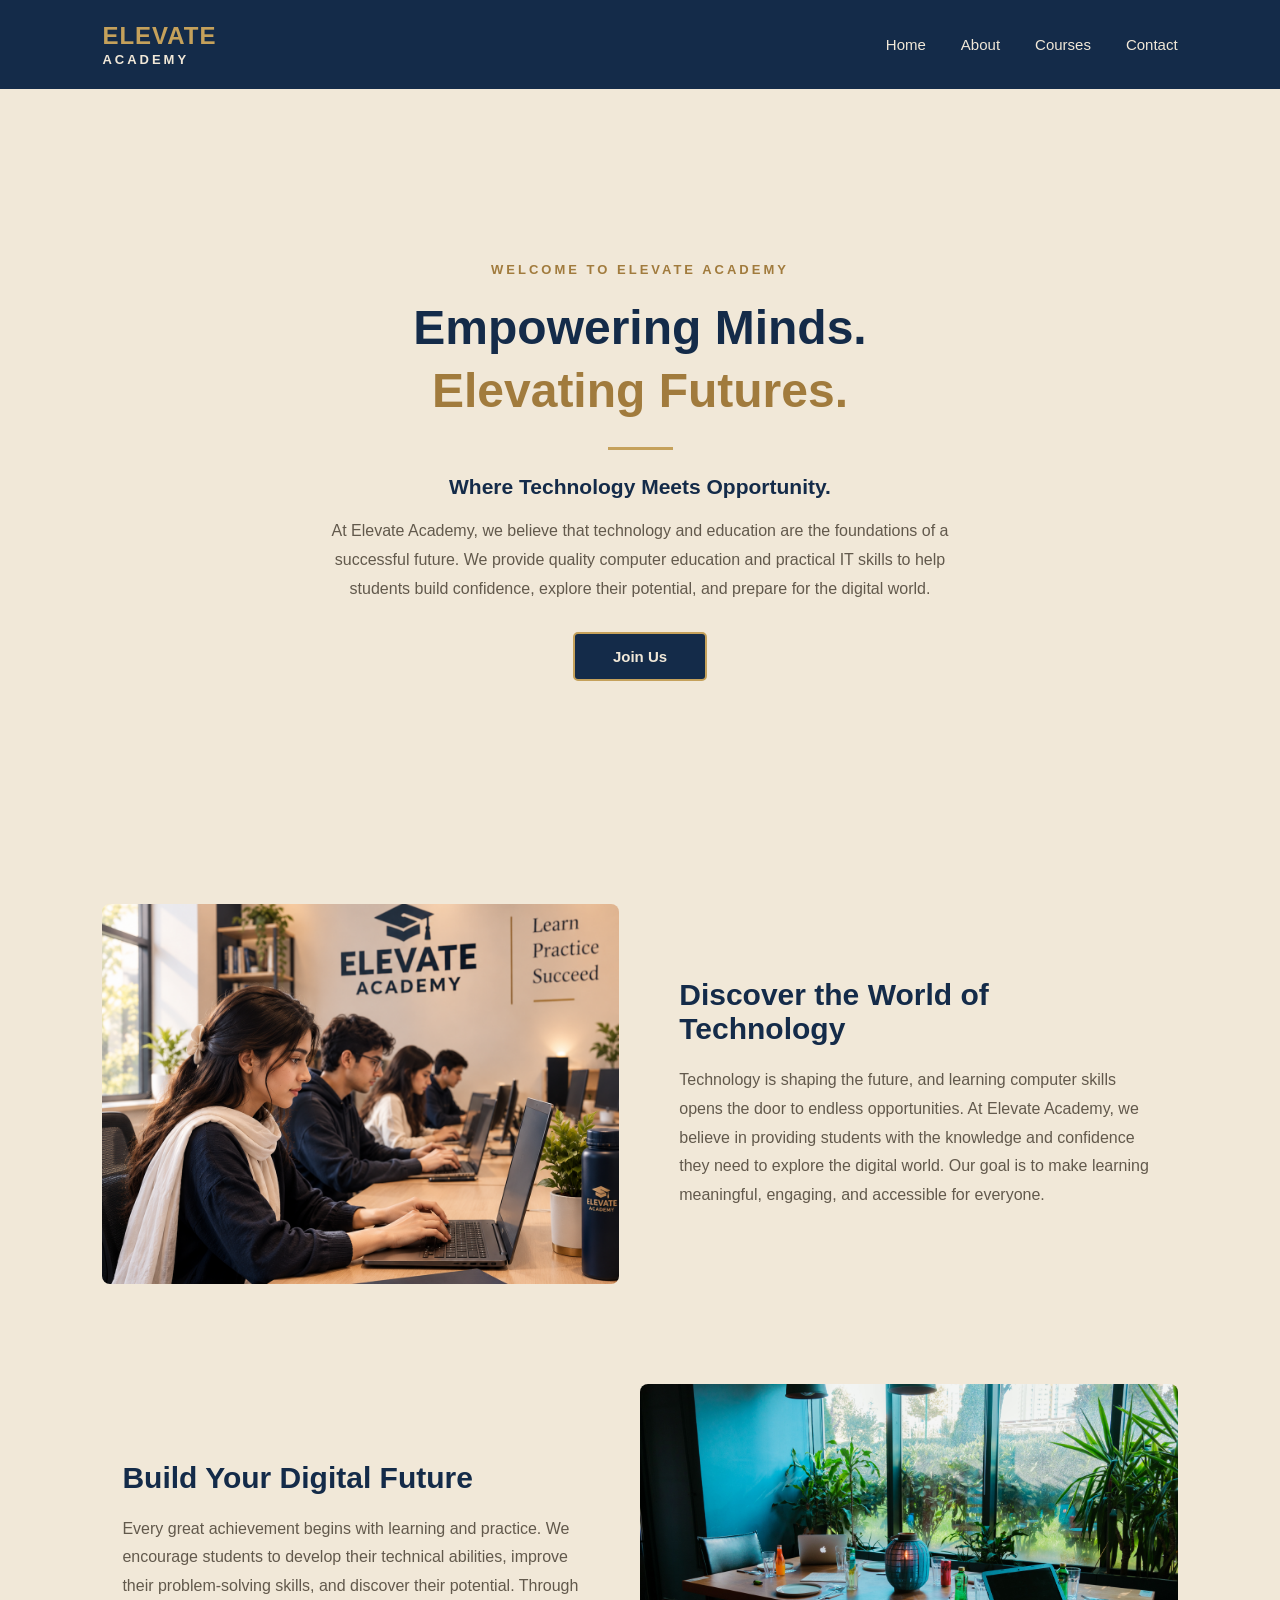
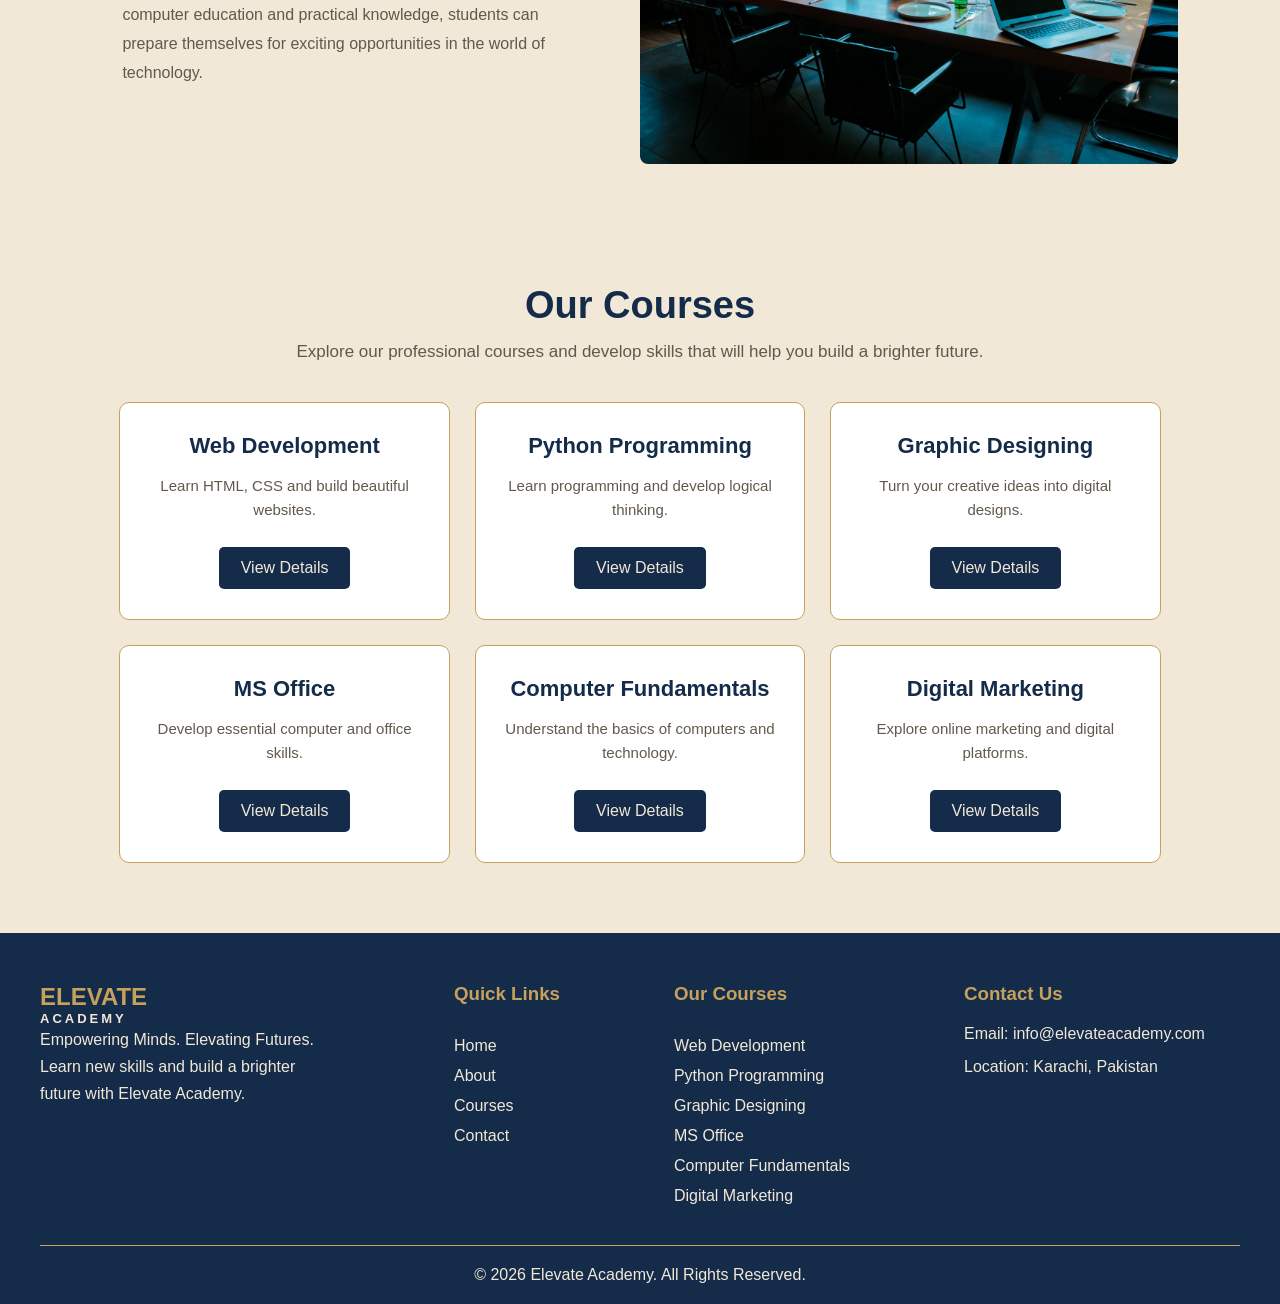
<file: index.html>
<!DOCTYPE html>
<html lang="en">
<head>
    <meta charset="UTF-8">
    <meta name="viewport" content="width=device-width, initial-scale=1.0">
    <title>Elevate Academy</title>
    <link rel="stylesheet" href="./style.css">
</head>
<body>

    <!-- Navbar -->
    <nav class="navbar">

        <div class="logo">
            <h2>ELEVATE <span>ACADEMY</span></h2>
        </div>

        <ul class="nav-links">
            <li><a href="./index.html">Home</a></li>
            <li><a href="./about.html">About</a></li>
            <li><a href="./index.html#courses">Courses</a></li>
            <li><a href="./contact.html">Contact</a></li>
        </ul>

    </nav>

    <!-- Main Section -->
    <section class="main">

        <p class="welcome">WELCOME TO ELEVATE ACADEMY</p>

        <h1>Empowering Minds.<br>
            <span>Elevating Futures.</span>
        </h1>

        <div class="line"></div>

        <h3>Where Technology Meets Opportunity.</h3>

        <p class="description">
            At Elevate Academy, we believe that technology and
            education are the foundations of a successful future.
            We provide quality computer education and practical
            IT skills to help students build confidence, explore
            their potential, and prepare for the digital world.
        </p>

        <a href="./contact.html" class="join-btn">Join Us</a>

    </section>

<!-- First Section: Image Left, Text Right -->

<section class="story-section">

    <img src="./elevate.png"
         alt="Elevate Academy Computer Classroom">

    <div class="story-text">
        <h2>Discover the World of Technology</h2>

        <p>
            Technology is shaping the future, and learning
            computer skills opens the door to endless
            opportunities. At Elevate Academy, we believe
            in providing students with the knowledge and
            confidence they need to explore the digital world.
            Our goal is to make learning meaningful,
            engaging, and accessible for everyone.
        </p>
    </div>

</section>


<!-- Second Section: Text Left, Image Right -->

<section class="story-section">

    <div class="story-text">
        <h2>Build Your Digital Future</h2>

        <p>
            Every great achievement begins with learning
            and practice. We encourage students to develop
            their technical abilities, improve their
            problem-solving skills, and discover their
            potential. Through computer education and
            practical knowledge, students can prepare
            themselves for exciting opportunities in
            the world of technology.
        </p>
    </div>

    <img src="./pexels-zandatsu-13831539.jpg"
         alt="Computer Coding Workspace">

</section>

<!-- Our Courses Section -->
<section class="all-courses" id="courses">

    <h1>Our Courses</h1>

    <p class="courses-intro">
        Explore our professional courses and develop skills
        that will help you build a brighter future.
    </p>

    <div class="course-container">

        <div class="course-card">
            <h2>Web Development</h2>
            <p>Learn HTML, CSS and build beautiful websites.</p>
            <a href="./webdevelopment.html">View Details</a>
        </div>

        <div class="course-card">
            <h2>Python Programming</h2>
            <p>Learn programming and develop logical thinking.</p>
            <a href="./python-programming.html">View Details</a>
        </div>

        <div class="course-card">
            <h2>Graphic Designing</h2>
            <p>Turn your creative ideas into digital designs.</p>
            <a href="./graphic.html">View Details</a>
        </div>

        <div class="course-card">
            <h2>MS Office</h2>
            <p>Develop essential computer and office skills.</p>
            <a href="./ms-office.html">View Details</a>
        </div>

        <div class="course-card">
            <h2>Computer Fundamentals</h2>
            <p>Understand the basics of computers and technology.</p>
            <a href="./computer.html">View Details</a>
        </div>

        <div class="course-card">
            <h2>Digital Marketing</h2>
            <p>Explore online marketing and digital platforms.</p>
            <a href="./digital.html">View Details</a>
        </div>

    </div>

</section>
  
<!-- Footer -->
<footer class="footer">

    <div class="footer-container">

        <div class="footer-about">
            <h2>ELEVATE <span>ACADEMY</span></h2>

            <p>
                Empowering Minds. Elevating Futures.
                Learn new skills and build a brighter future
                with Elevate Academy.
            </p>
        </div>

        <div class="footer-links">
            <h3>Quick Links</h3>

            <a href="index.html">Home</a>
            <a href="about.html">About</a>
            <a href="index.html#courses">Courses</a>
            <a href="contact.html">Contact</a>
        </div>

        <div class="footer-courses">
            <h3>Our Courses</h3>

            <a href="web-development.html">Web Development</a>
            <a href="python.html">Python Programming</a>
            <a href="graphic-design.html">Graphic Designing</a>
            <a href="ms-office.html">MS Office</a>
            <a href="computer-basics.html">Computer Fundamentals</a>
            <a href="digital-marketing.html">Digital Marketing</a>
        </div>

        <div class="footer-contact">
            <h3>Contact Us</h3>

            <p>Email: info@elevateacademy.com</p>
            <p>Location: Karachi, Pakistan</p>
        </div>

    </div>

    <div class="footer-bottom">
        <p>© 2026 Elevate Academy. All Rights Reserved.</p>
    </div>

</footer>



</body>
</html>
</file>
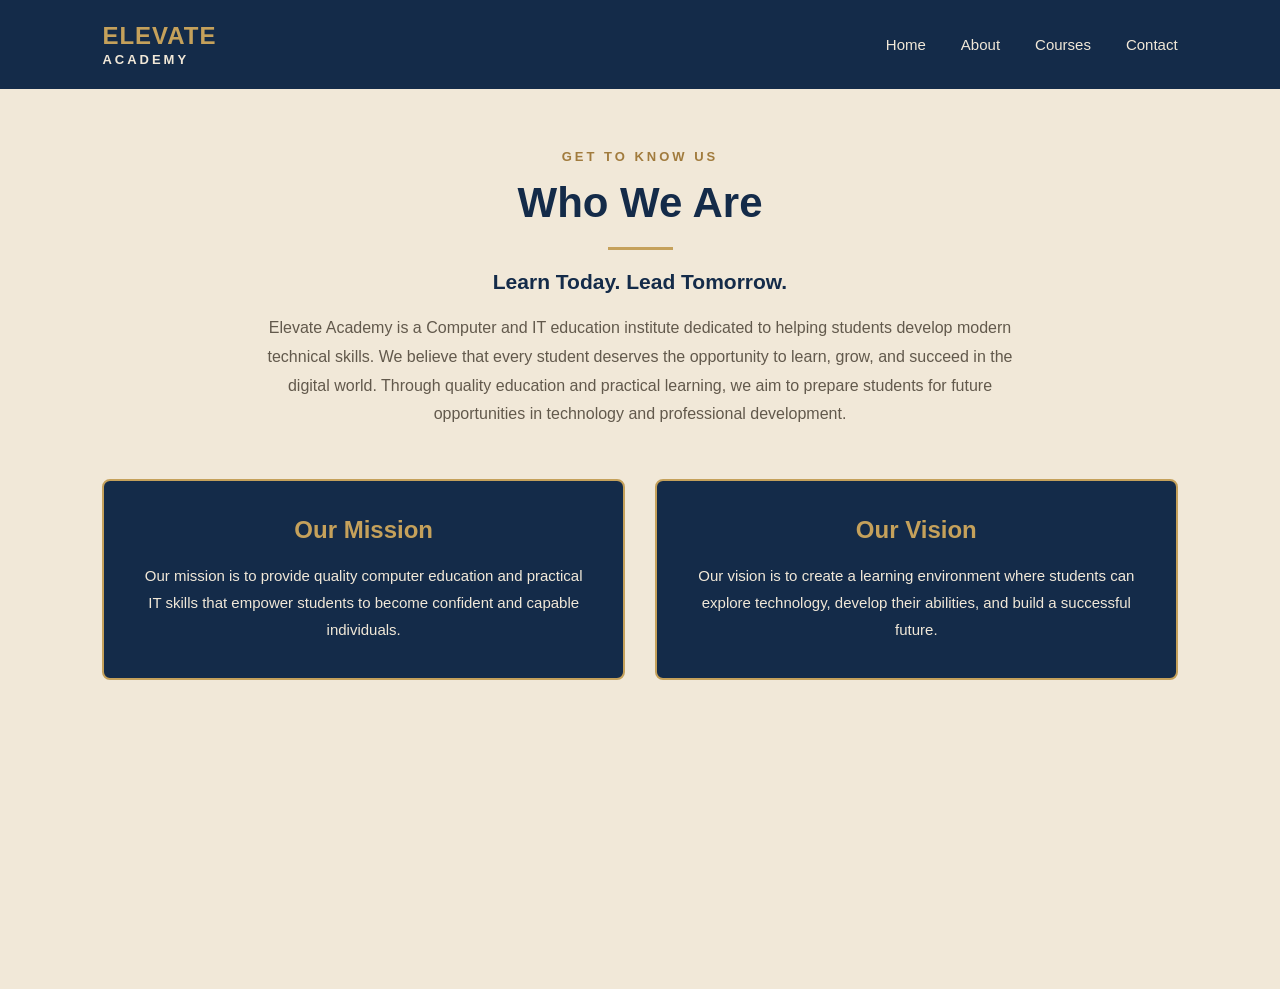
<file: about.html>
<!DOCTYPE html>
<html lang="en">
<head>
    <meta charset="UTF-8">
    <meta name="viewport" content="width=device-width, initial-scale=1.0">
    <title>About Us | Elevate Academy</title>
    <link rel="stylesheet" href="./style.css">
</head>
<body>

    <!-- Navbar -->
    <nav class="navbar">

        <div class="logo">
            <h2>ELEVATE <span>ACADEMY</span></h2>
        </div>

        <ul class="nav-links">
            <li><a href="./index.html">Home</a></li>
            <li><a href="./about.html">About</a></li>
            <li><a href="./index.html#courses">Courses</a></li>
            <li><a href="./contact.html">Contact</a></li>
        </ul>

    </nav>

    <!-- About Section -->
    <section class="about-section">

        <p class="about-welcome">GET TO KNOW US</p>

        <h1>Who We Are</h1>

        <div class="line"></div>

        <h3>Learn Today. Lead Tomorrow.</h3>

        <p class="about-description">
            Elevate Academy is a Computer and IT education
            institute dedicated to helping students develop
            modern technical skills. We believe that every
            student deserves the opportunity to learn, grow,
            and succeed in the digital world.

            Through quality education and practical learning,
            we aim to prepare students for future opportunities
            in technology and professional development.
        </p>

        <!-- Mission and Vision -->

        <div class="about-container">

            <div class="about-card">
                <h2>Our Mission</h2>

                <p>
                    Our mission is to provide quality computer
                    education and practical IT skills that
                    empower students to become confident
                    and capable individuals.
                </p>
            </div>

            <div class="about-card">
                <h2>Our Vision</h2>

                <p>
                    Our vision is to create a learning
                    environment where students can explore
                    technology, develop their abilities,
                    and build a successful future.
                </p>
            </div>

        </div>

    </section>

</body>
</html>
</file>
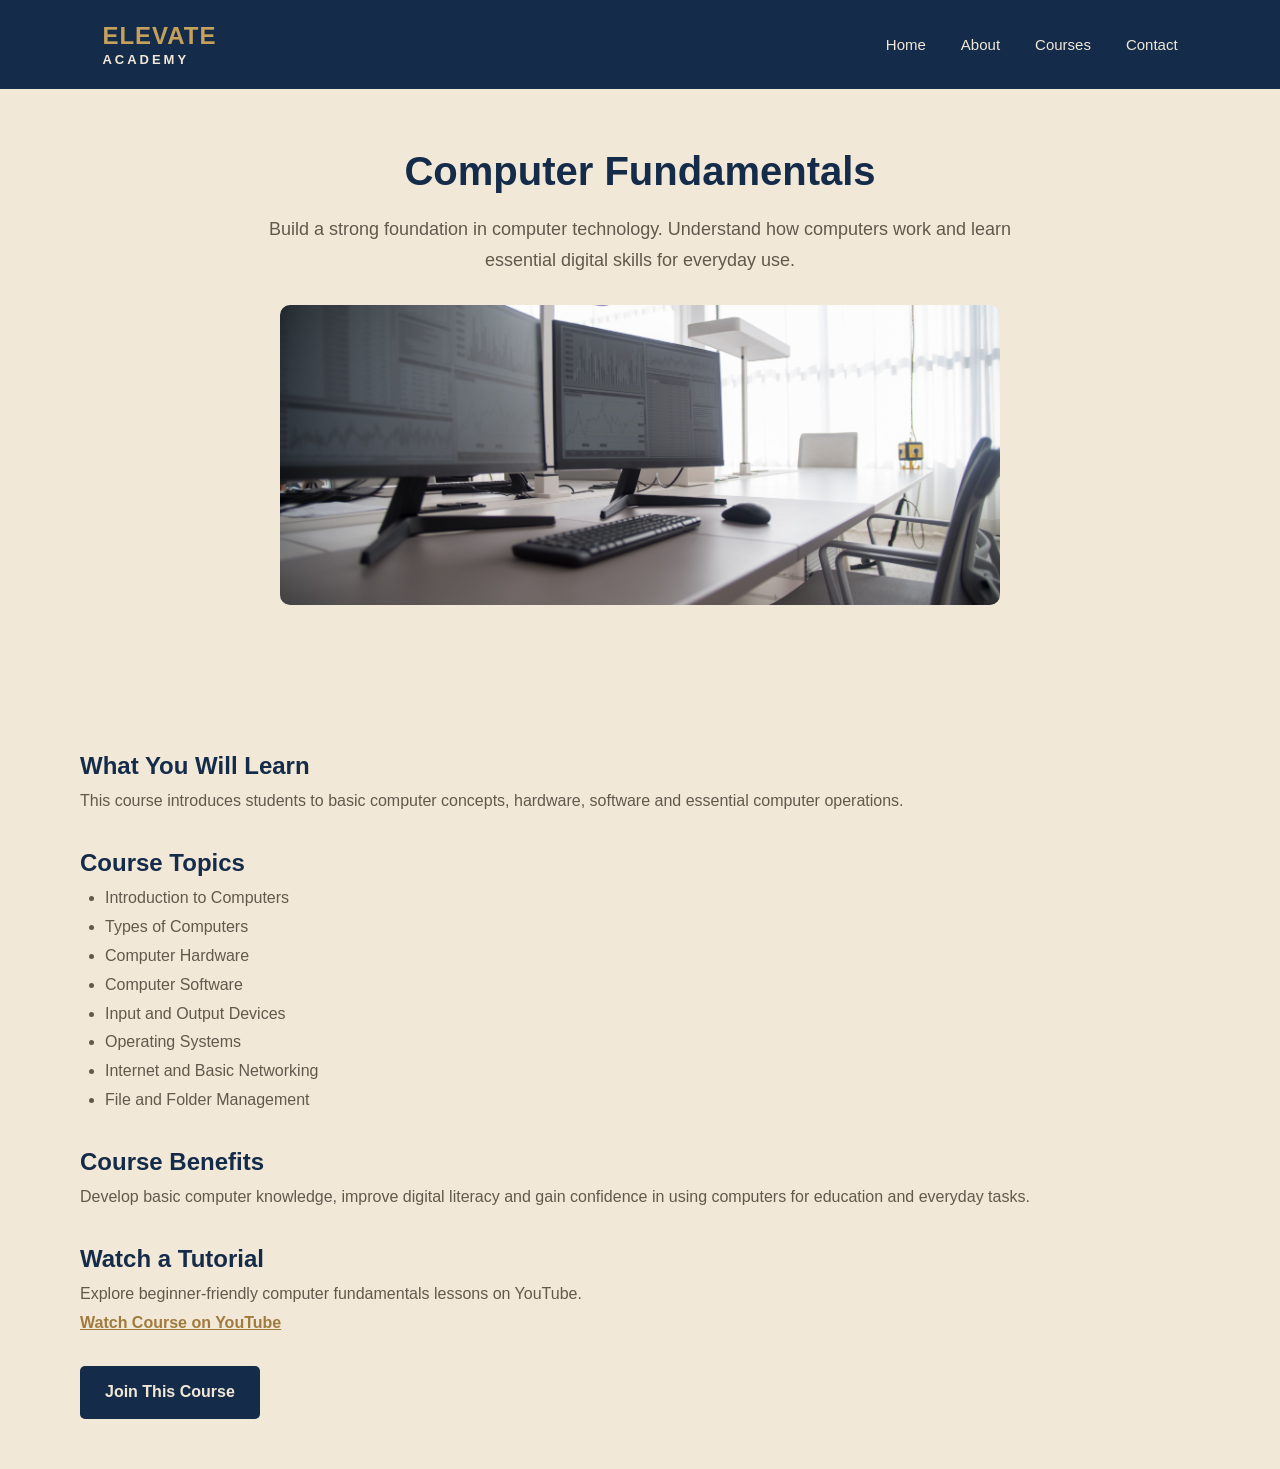
<file: computer.html>
<!DOCTYPE html>
<html>
<head>
    <title>Computer Fundamentals - Elevate Academy</title>
    <link rel="stylesheet" href="./style.css">
</head>
<body>

    <!-- Navbar -->
    <nav class="navbar">

        <div class="logo">
            <h2>ELEVATE <span>ACADEMY</span></h2>
        </div>

        <ul class="nav-links">
            <li><a href="./index.html">Home</a></li>
            <li><a href="./about.html">About</a></li>
            <li><a href="./index.html#courses">Courses</a></li>
            <li><a href="./contact.html">Contact</a></li>
        </ul>

    </nav>

    <!-- Course Introduction -->
    <section class="course-detail">

        <h1>Computer Fundamentals</h1>

        <p>
            Build a strong foundation in computer technology.
            Understand how computers work and learn essential
            digital skills for everyday use.
        </p>

        <img src="./computer.jpg"
             alt="Computer Fundamentals">

    </section>

    <!-- Course Information -->
    <section class="course-information">

        <h2>What You Will Learn</h2>

        <p>
            This course introduces students to basic computer
            concepts, hardware, software and essential computer
            operations.
        </p>

        <h2>Course Topics</h2>

        <ul>
            <li>Introduction to Computers</li>
            <li>Types of Computers</li>
            <li>Computer Hardware</li>
            <li>Computer Software</li>
            <li>Input and Output Devices</li>
            <li>Operating Systems</li>
            <li>Internet and Basic Networking</li>
            <li>File and Folder Management</li>
        </ul>

        <h2>Course Benefits</h2>

        <p>
            Develop basic computer knowledge, improve digital
            literacy and gain confidence in using computers
            for education and everyday tasks.
        </p>

        <h2>Watch a Tutorial</h2>

        <p>
            Explore beginner-friendly computer fundamentals
            lessons on YouTube.
        </p>

        <a href="https://youtu.be/m2rTyhaFIOY?list=PLdRvo17OxWQisoSb1XmXvn_pmIrrIs9Cx"
           target="_blank">
            Watch Course on YouTube
        </a>

        <br><br>

        <a href="./contact.html" class="join-button">
            Join This Course
        </a>

    </section>

</body>
</html>
</file>
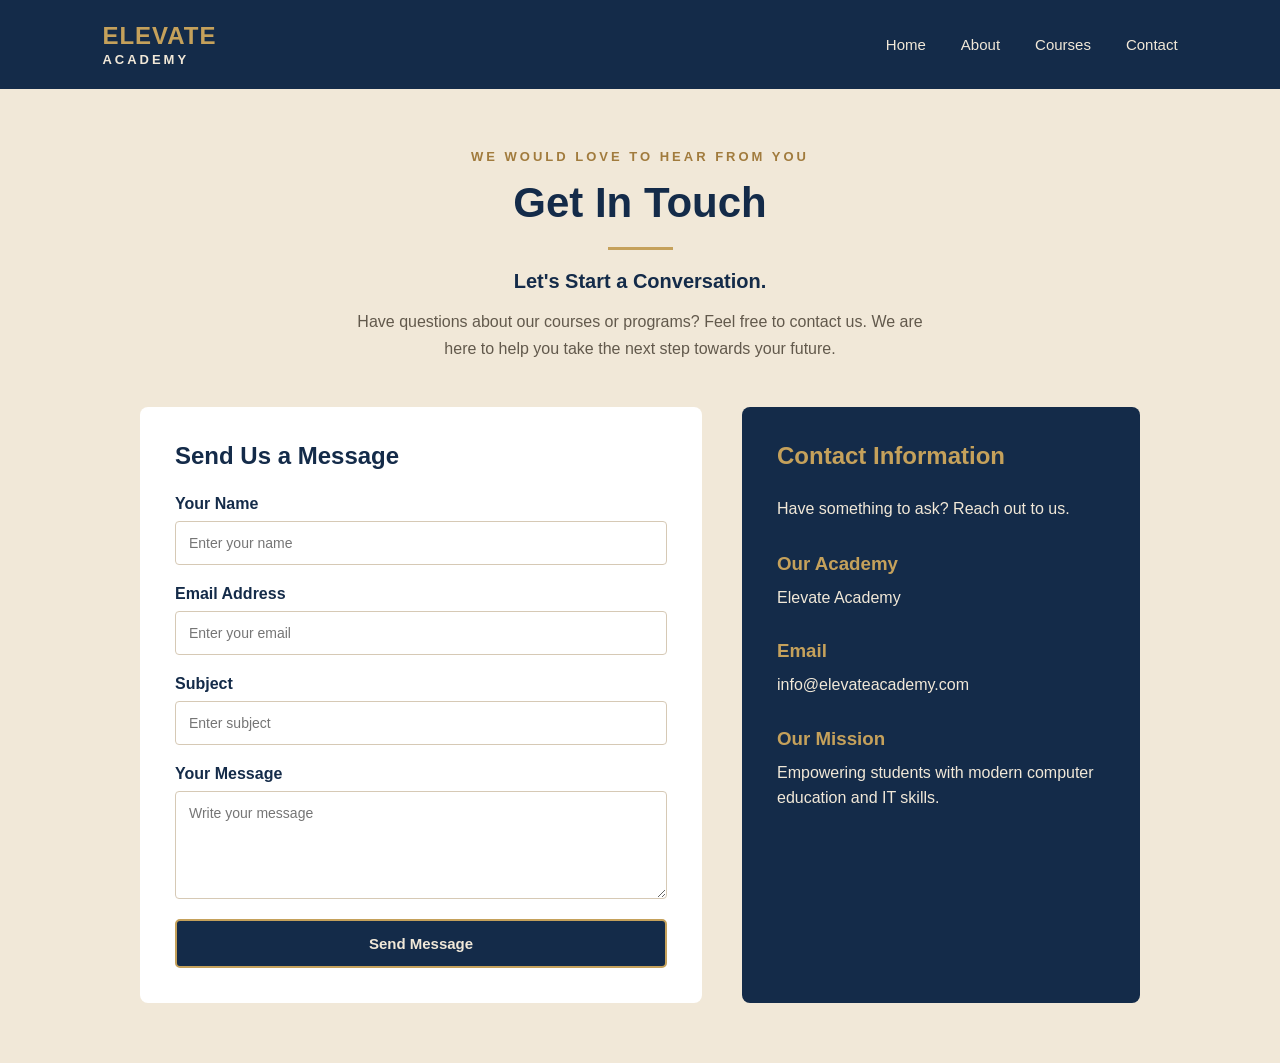
<file: contact.html>
<!DOCTYPE html>
<html lang="en">
<head>
    <meta charset="UTF-8">
    <meta name="viewport" content="width=device-width, initial-scale=1.0">
    <title>Contact Us | Elevate Academy</title>
    <link rel="stylesheet" href="style.css">
</head>
<body>

    <!-- Navbar -->
    <nav class="navbar">

        <div class="logo">
            <h2>ELEVATE <span>ACADEMY</span></h2>
        </div>

        <ul class="nav-links">
            <li><a href="./index.html">Home</a></li>
            <li><a href="#">About</a></li>
            <li><a href="#">Courses</a></li>
            <li><a href="./contact.html">Contact</a></li>
        </ul>

    </nav>

    <!-- Contact Section -->
    <section class="contact-section">

        <div class="contact-heading">
            <p>WE WOULD LOVE TO HEAR FROM YOU</p>
            <h1>Get In Touch</h1>

            <div class="line"></div>

            <h3>Let's Start a Conversation.</h3>

            <p class="intro">
                Have questions about our courses or programs?
                Feel free to contact us. We are here to help you
                take the next step towards your future.
            </p>
        </div>

        <div class="contact-container">

            <!-- Contact Form -->
            <div class="contact-form">

                <h2>Send Us a Message</h2>

                <form>

                    <label>Your Name</label>
                    <input type="text" placeholder="Enter your name">

                    <label>Email Address</label>
                    <input type="email" placeholder="Enter your email">

                    <label>Subject</label>
                    <input type="text" placeholder="Enter subject">

                    <label>Your Message</label>
                    <textarea rows="5" placeholder="Write your message"></textarea>

                    <button type="submit">Send Message</button>

                </form>

            </div>

            <!-- Contact Information -->
            <div class="contact-info">

                <h2>Contact Information</h2>

                <p>Have something to ask? Reach out to us.</p>

                <div class="info-item">
                    <h3>Our Academy</h3>
                    <p>Elevate Academy</p>
                </div>

                <div class="info-item">
                    <h3>Email</h3>
                    <p>info@elevateacademy.com</p>
                </div>

                <div class="info-item">
                    <h3>Our Mission</h3>
                    <p>Empowering students with modern
                    computer education and IT skills.</p>
                </div>

            </div>

        </div>

    </section>

</body>
</html>
</file>
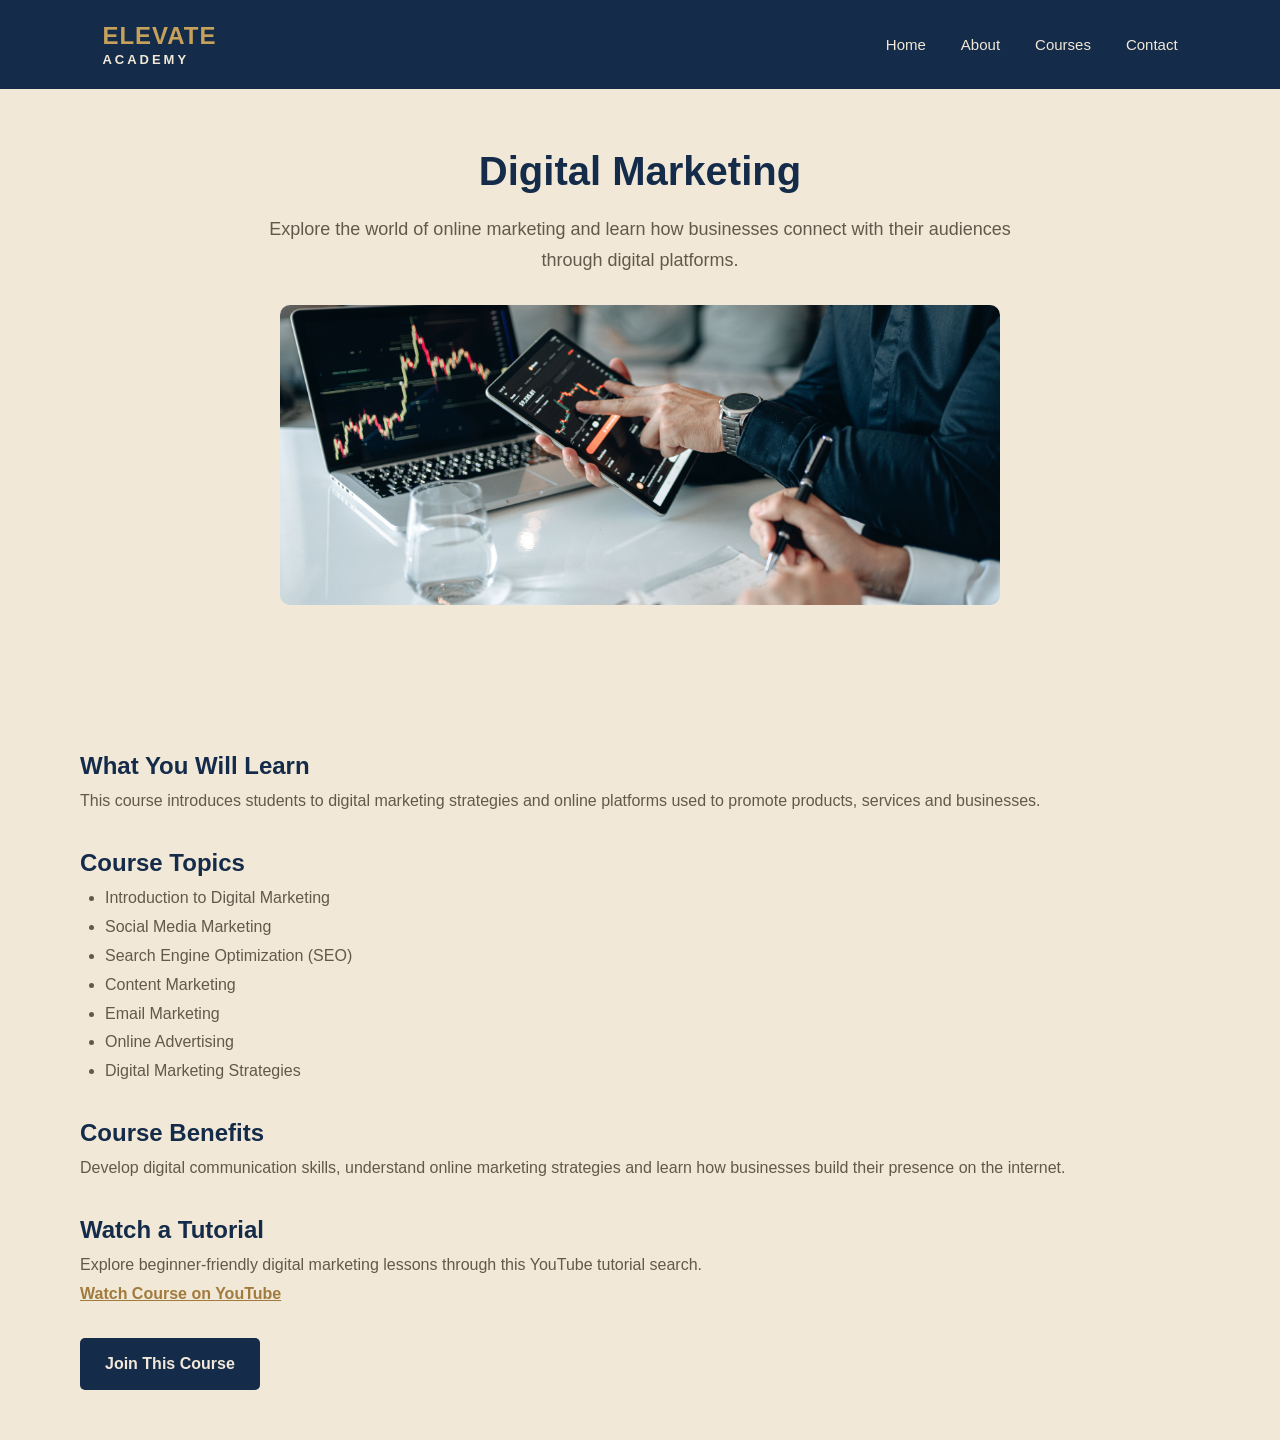
<file: digital.html>
<!DOCTYPE html>
<html>
<head>
    <title>Digital Marketing - Elevate Academy</title>
    <link rel="stylesheet" href="./style.css">
</head>
<body>

    <!-- Navbar -->
    <nav class="navbar">

        <div class="logo">
            <h2>ELEVATE <span>ACADEMY</span></h2>
        </div>

        <ul class="nav-links">
            <li><a href="./index.html">Home</a></li>
            <li><a href="./about.html">About</a></li>
            <li><a href="./index.html#courses">Courses</a></li>
            <li><a href="./contact.html">Contact</a></li>
        </ul>

    </nav>

    <!-- Course Introduction -->
    <section class="course-detail">

        <h1>Digital Marketing</h1>

        <p>
            Explore the world of online marketing and learn
            how businesses connect with their audiences
            through digital platforms.
        </p>

        <img src="./digital.jpg"
             alt="Digital Marketing">

    </section>

    <!-- Course Information -->
    <section class="course-information">

        <h2>What You Will Learn</h2>

        <p>
            This course introduces students to digital marketing
            strategies and online platforms used to promote
            products, services and businesses.
        </p>

        <h2>Course Topics</h2>

        <ul>
            <li>Introduction to Digital Marketing</li>
            <li>Social Media Marketing</li>
            <li>Search Engine Optimization (SEO)</li>
            <li>Content Marketing</li>
            <li>Email Marketing</li>
            <li>Online Advertising</li>
            <li>Digital Marketing Strategies</li>
        </ul>

        <h2>Course Benefits</h2>

        <p>
            Develop digital communication skills, understand
            online marketing strategies and learn how businesses
            build their presence on the internet.
        </p>

        <h2>Watch a Tutorial</h2>

        <p>
            Explore beginner-friendly digital marketing lessons
            through this YouTube tutorial search.
        </p>

        <a href="https://youtu.be/v2TA6vc8yeM?list=PL9ERAJ-z6sHX21rKpdC48RHm1U2ZOZ2tb"
           target="_blank">
            Watch Course on YouTube
        </a>

        <br><br>

        <a href="./contact.html" class="join-button">
            Join This Course
        </a>

    </section>

</body>
</html>
</file>
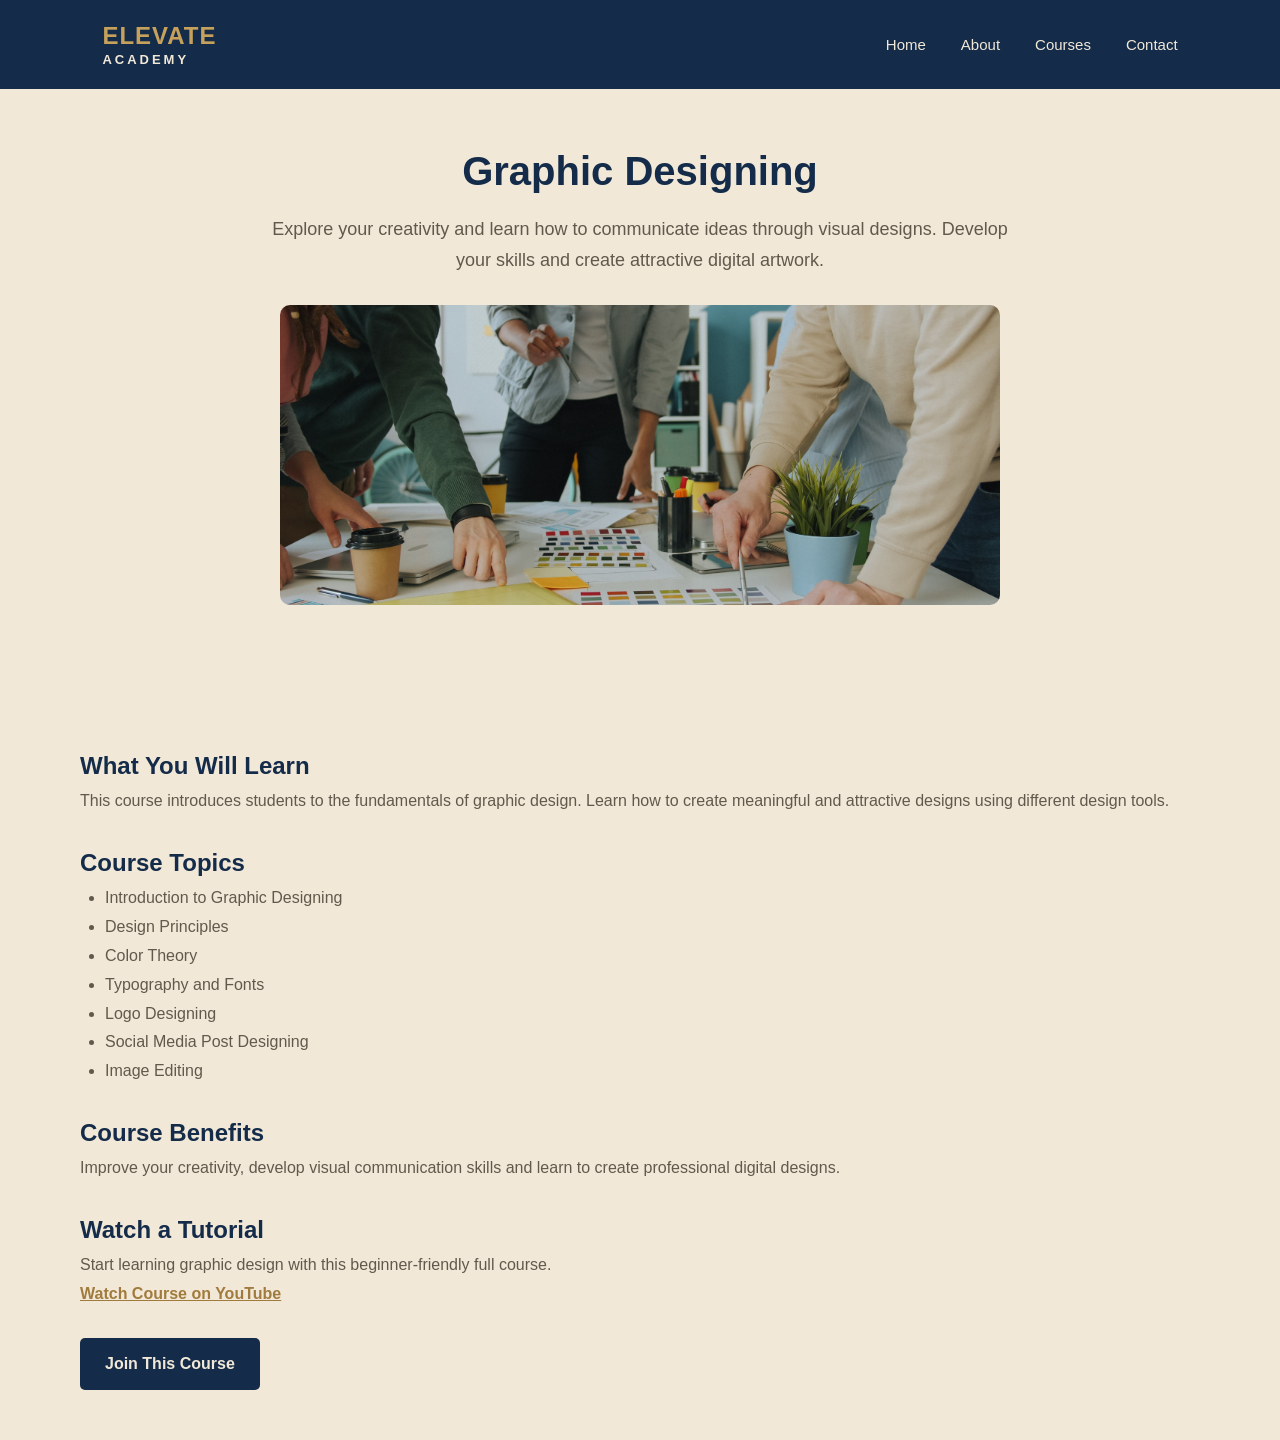
<file: graphic.html>
<!DOCTYPE html>
<html>
<head>
    <title>Graphic Designing - Elevate Academy</title>
    <link rel="stylesheet" href="./style.css">
</head>
<body>

    <!-- Navbar -->
    <nav class="navbar">

        <div class="logo">
            <h2>ELEVATE <span>ACADEMY</span></h2>
        </div>

        <ul class="nav-links">
            <li><a href="./index.html">Home</a></li>
            <li><a href="./about.html">About</a></li>
            <li><a href="./index.html#courses">Courses</a></li>
            <li><a href="./contact.html">Contact</a></li>
        </ul>

    </nav>

    <!-- Course Introduction -->
    <section class="course-detail">

        <h1>Graphic Designing</h1>

        <p>
            Explore your creativity and learn how to communicate
            ideas through visual designs. Develop your skills
            and create attractive digital artwork.
        </p>

        <img src="./graphic.jpg"
             alt="Graphic Designing">

    </section>

    <!-- Course Information -->
    <section class="course-information">

        <h2>What You Will Learn</h2>

        <p>
            This course introduces students to the fundamentals
            of graphic design. Learn how to create meaningful
            and attractive designs using different design tools.
        </p>

        <h2>Course Topics</h2>

        <ul>
            <li>Introduction to Graphic Designing</li>
            <li>Design Principles</li>
            <li>Color Theory</li>
            <li>Typography and Fonts</li>
            <li>Logo Designing</li>
            <li>Social Media Post Designing</li>
            <li>Image Editing</li>
        </ul>

        <h2>Course Benefits</h2>

        <p>
            Improve your creativity, develop visual communication
            skills and learn to create professional digital designs.
        </p>

        <h2>Watch a Tutorial</h2>

        <p>
            Start learning graphic design with this beginner-friendly
            full course.
        </p>

        <a href="https://www.youtube.com/watch?v=DH4hQgrcl68"
           target="_blank">
            Watch Course on YouTube
        </a>

        <br><br>

        <a href="./contact.html" class="join-button">
            Join This Course
        </a>

    </section>

</body>
</html>
</file>
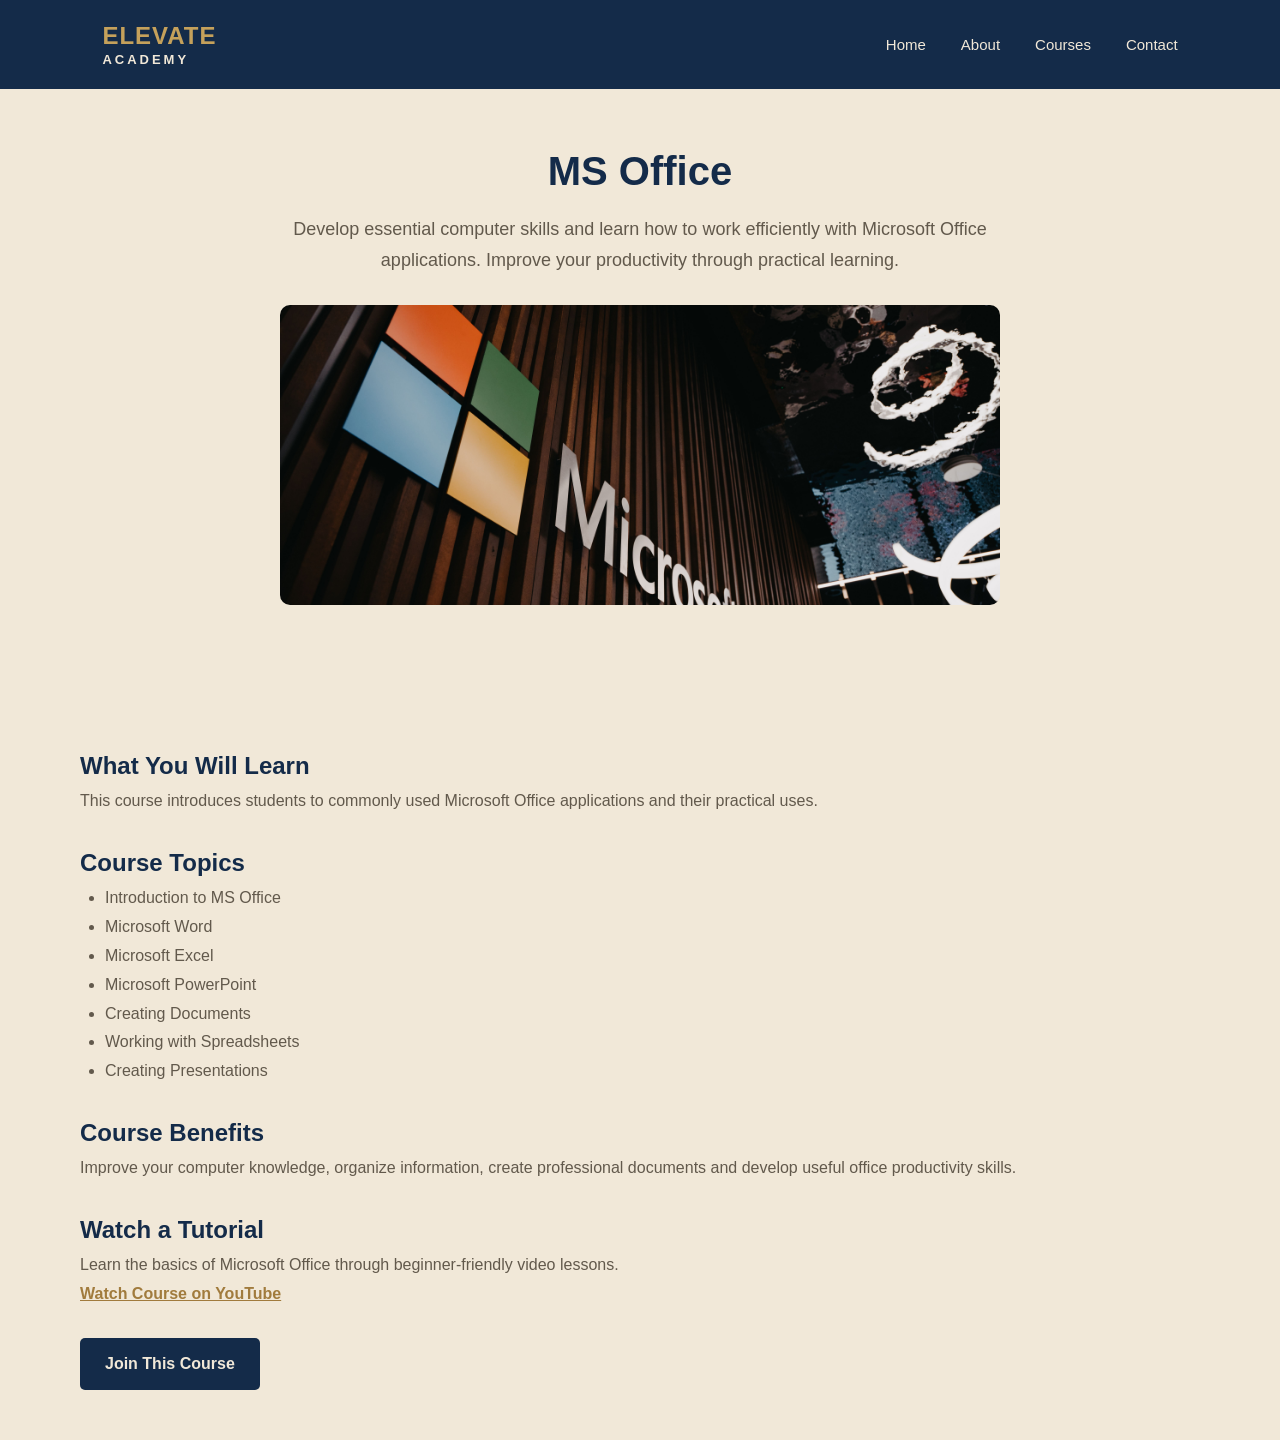
<file: ms-office.html>
<!DOCTYPE html>
<html>
<head>
    <title>MS Office - Elevate Academy</title>
    <link rel="stylesheet" href="./style.css">
</head>
<body>

    <!-- Navbar -->
    <nav class="navbar">

        <div class="logo">
            <h2>ELEVATE <span>ACADEMY</span></h2>
        </div>

        <ul class="nav-links">
            <li><a href="./index.html">Home</a></li>
            <li><a href="./about.html">About</a></li>
            <li><a href="./index.html#courses">Courses</a></li>
            <li><a href="./contact.html">Contact</a></li>
        </ul>

    </nav>

    <!-- Course Introduction -->
    <section class="course-detail">

        <h1>MS Office</h1>

        <p>
            Develop essential computer skills and learn how
            to work efficiently with Microsoft Office applications.
            Improve your productivity through practical learning.
        </p>

        <img src="./ms-office.jpg" alt="MS Office">

    </section>

    <!-- Course Information -->
    <section class="course-information">

        <h2>What You Will Learn</h2>

        <p>
            This course introduces students to commonly used
            Microsoft Office applications and their practical uses.
        </p>

        <h2>Course Topics</h2>

        <ul>
            <li>Introduction to MS Office</li>
            <li>Microsoft Word</li>
            <li>Microsoft Excel</li>
            <li>Microsoft PowerPoint</li>
            <li>Creating Documents</li>
            <li>Working with Spreadsheets</li>
            <li>Creating Presentations</li>
        </ul>

        <h2>Course Benefits</h2>

        <p>
            Improve your computer knowledge, organize information,
            create professional documents and develop useful
            office productivity skills.
        </p>

        <h2>Watch a Tutorial</h2>

        <p>
            Learn the basics of Microsoft Office through
            beginner-friendly video lessons.
        </p>

        <a href="https://youtu.be/SH4oyV5AJ6A"
           target="_blank">
            Watch Course on YouTube
        </a>

        <br><br>

        <a href="./contact.html" class="join-button">
            Join This Course
        </a>

    </section>

</body>
</html>
</file>
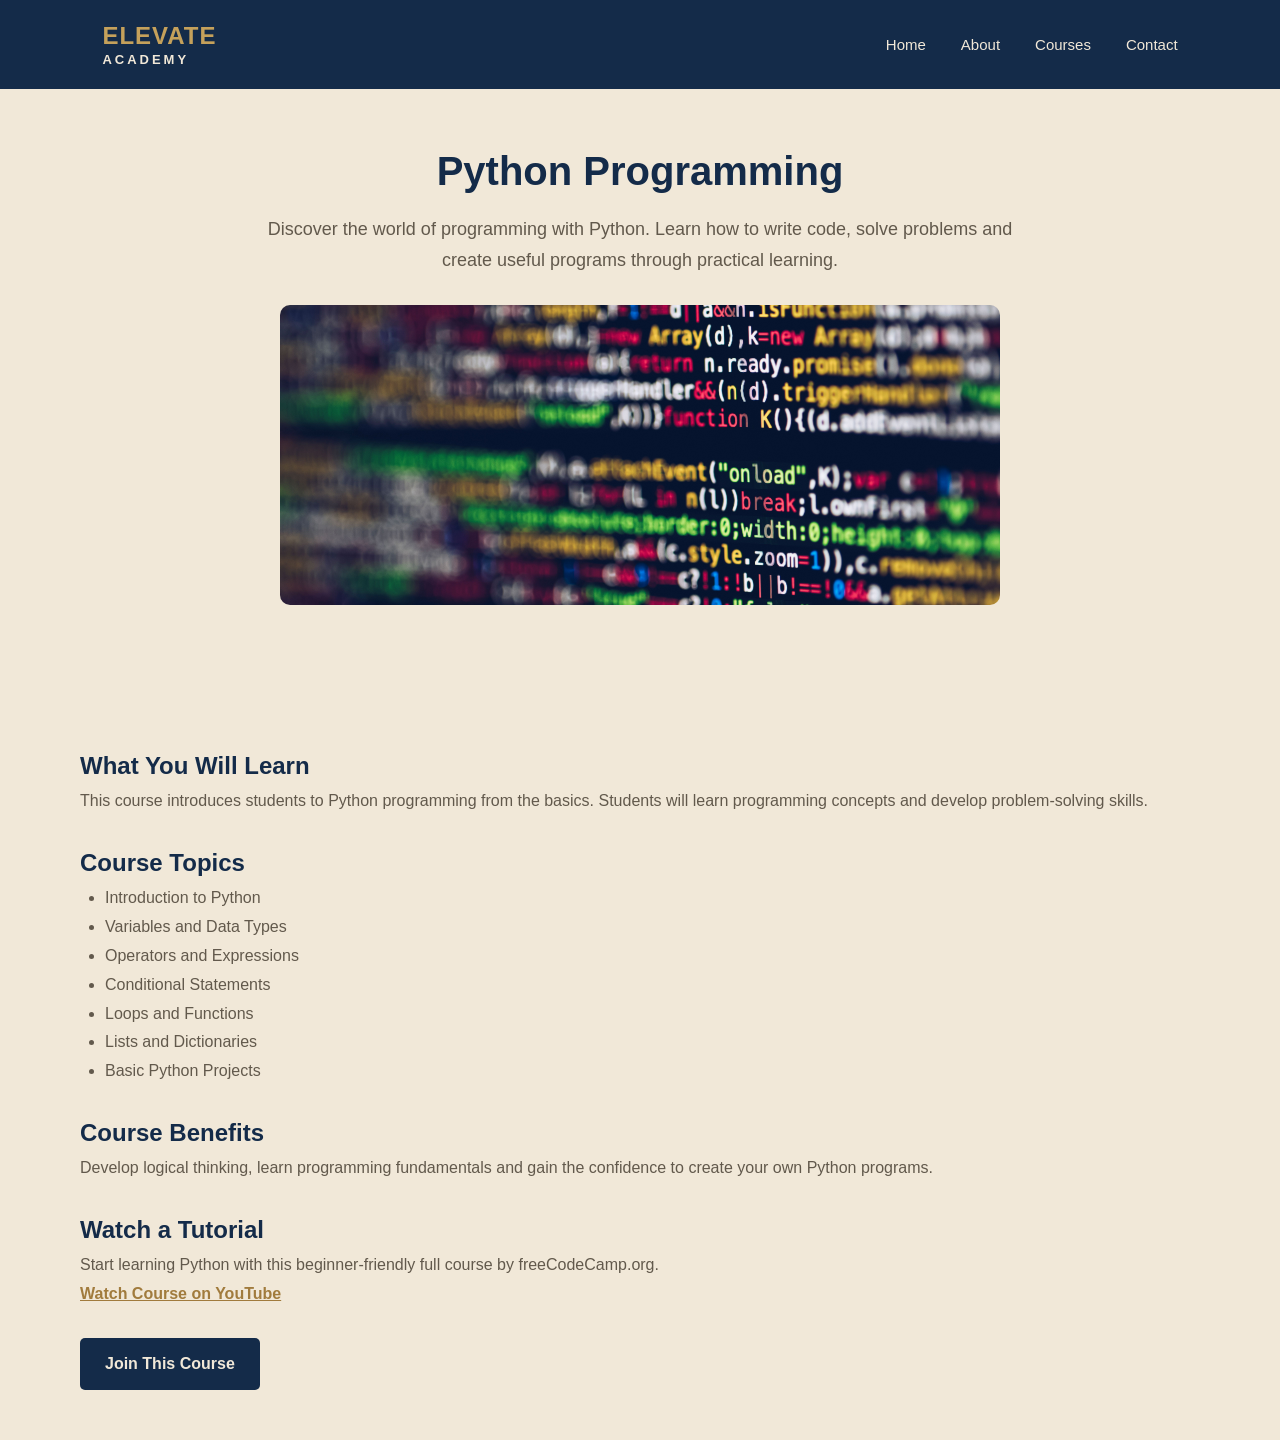
<file: python-programming.html>
<!DOCTYPE html>
<html>
<head>
    <title>Python Programming - Elevate Academy</title>
    <link rel="stylesheet" href="style.css">
</head>
<body>

    <!-- Navbar -->
    <nav class="navbar">

        <div class="logo">
            <h2>ELEVATE <span>ACADEMY</span></h2>
        </div>

        <ul class="nav-links">
            <li><a href="./index.html">Home</a></li>
            <li><a href="./about.html">About</a></li>
            <li><a href="./index.html#courses">Courses</a></li>
            <li><a href=".//contact.html">Contact</a></li>
        </ul>

    </nav>

    <!-- Course Introduction -->
    <section class="course-detail">

        <h1>Python Programming</h1>

        <p>
            Discover the world of programming with Python.
            Learn how to write code, solve problems and create
            useful programs through practical learning.
        </p>

        <img src="./python.jpg" alt="Python Programming">

    </section>

    <!-- Course Information -->
    <section class="course-information">

        <h2>What You Will Learn</h2>

        <p>
            This course introduces students to Python programming
            from the basics. Students will learn programming
            concepts and develop problem-solving skills.
        </p>

        <h2>Course Topics</h2>

        <ul>
            <li>Introduction to Python</li>
            <li>Variables and Data Types</li>
            <li>Operators and Expressions</li>
            <li>Conditional Statements</li>
            <li>Loops and Functions</li>
            <li>Lists and Dictionaries</li>
            <li>Basic Python Projects</li>
        </ul>

        <h2>Course Benefits</h2>

        <p>
            Develop logical thinking, learn programming
            fundamentals and gain the confidence to create
            your own Python programs.
        </p>

        <h2>Watch a Tutorial</h2>

        <p>
            Start learning Python with this beginner-friendly
            full course by freeCodeCamp.org.
        </p>

        <a href="https://www.youtube.com/watch?v=eWRfhZUzrAc"
           target="_blank">
            Watch Course on YouTube
        </a>

        <br><br>

        <a href="contact.html" class="join-button">
            Join This Course
        </a>

    </section>

</body>
</html>
</file>
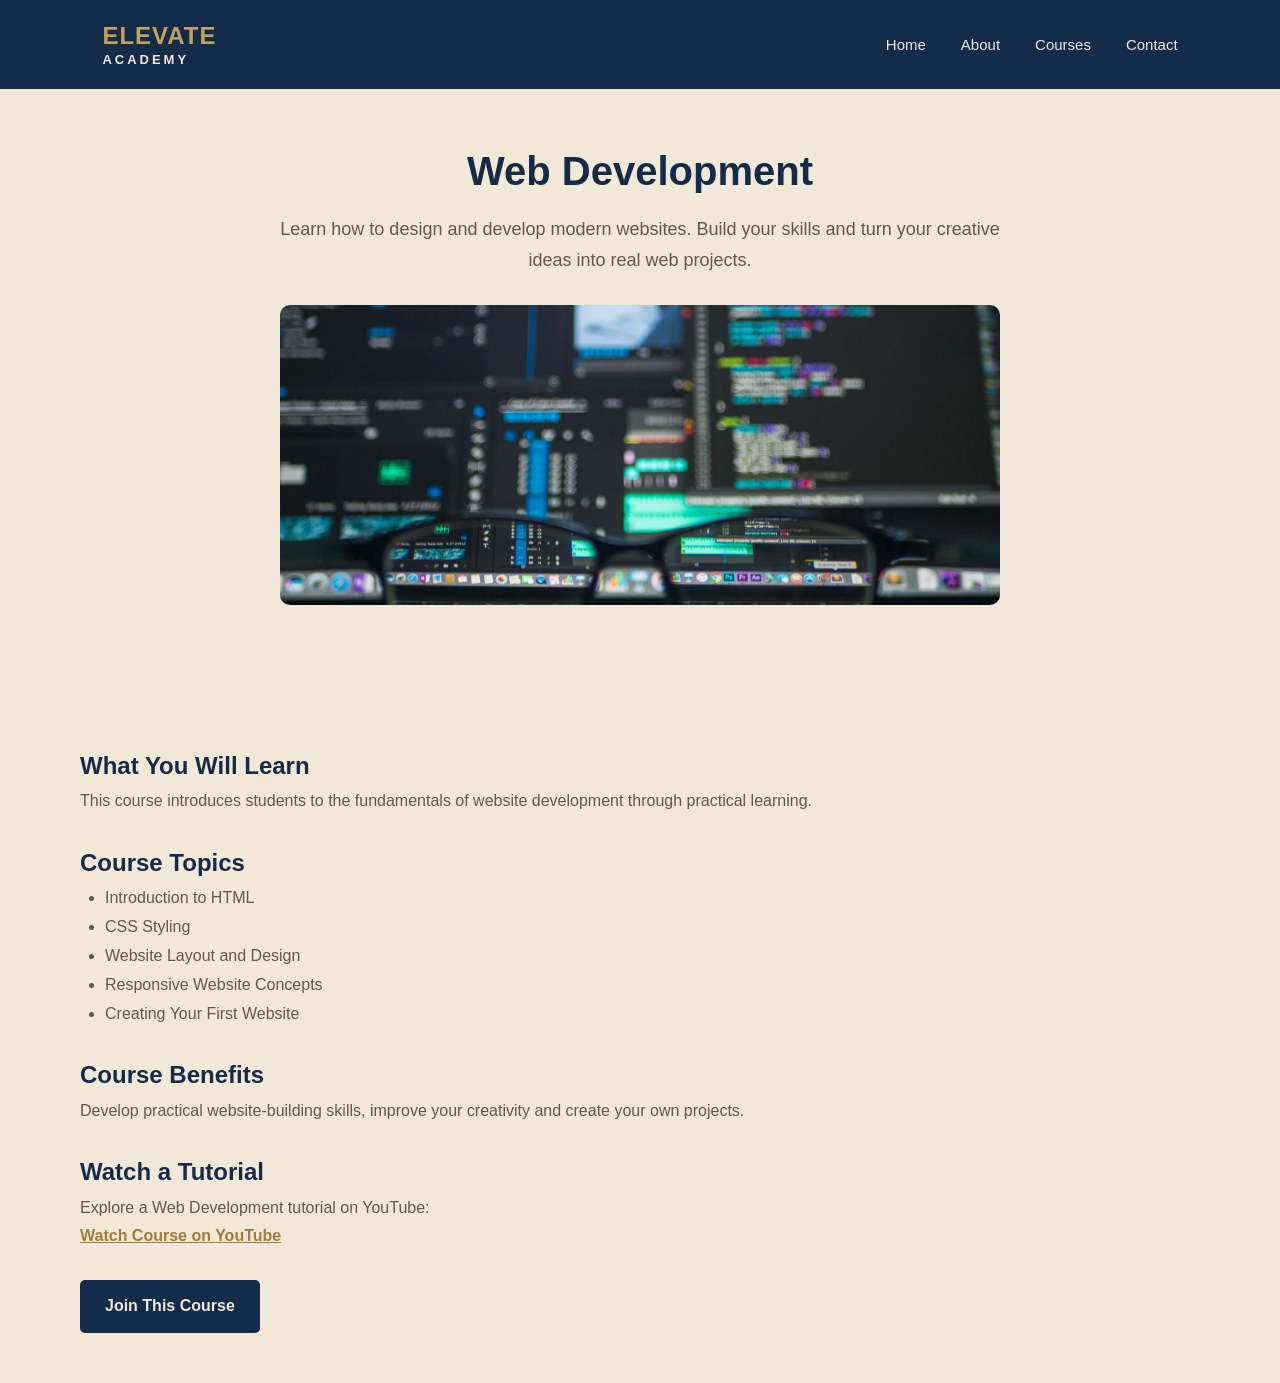
<file: webdevelopment.html>
<!DOCTYPE html>
<html>
<head>
    <title>Web Development - Elevate Academy</title>
    <link rel="stylesheet" href="./style.css">
</head>
<body>

<!-- Navbar -->
<nav class="navbar">

    <div class="logo">
        <h2>ELEVATE <span>ACADEMY</span></h2>
    </div>

    <ul class="nav-links">
        <li><a href="./index.html">Home</a></li>
        <li><a href="./about.html">About</a></li>
        <li><a href="./index.html#courses">Courses</a></li>
        <li><a href="./contact.html">Contact</a></li>
    </ul>

</nav>

    <!-- Course Introduction -->
    <section class="course-detail">

        <h1>Web Development</h1>

        <p>
            Learn how to design and develop modern websites.
            Build your skills and turn your creative ideas
            into real web projects.
        </p>

        <img src="./webdevelopment.jpg" alt="Web Development">

    </section>

    <!-- What You Will Learn -->
    <section class="course-information">

        <h2>What You Will Learn</h2>

        <p>
            This course introduces students to the fundamentals
            of website development through practical learning.
        </p>

        <h2>Course Topics</h2>

        <ul>
            <li>Introduction to HTML</li>
            <li>CSS Styling</li>
            <li>Website Layout and Design</li>
            <li>Responsive Website Concepts</li>
            <li>Creating Your First Website</li>
        </ul>

        <h2>Course Benefits</h2>

        <p>
            Develop practical website-building skills,
            improve your creativity and create your own projects.
        </p>

        <h2>Watch a Tutorial</h2>

        <p>
            Explore a Web Development tutorial on YouTube:
        </p>

        
<a href="https://www.youtube.com/watch?v=a_iQb1lnAEQ"
   target="_blank">
    Watch Course on YouTube
</a>


        <br><br>

        <a href="contact.html" class="join-button">Join This Course</a>

    </section>

</body>
</html>
</file>
<file: style.css>
/* General Styling */
* {
    margin: 0;
    padding: 0;
    box-sizing: border-box;
}

body {
    background-color: #F1E8D8;
    font-family: Arial, sans-serif;
}

/* Navbar */
.navbar {
    background-color: #142B49;
    padding: 22px 8%;
    display: flex;
    justify-content: space-between;
    align-items: center;
}

.logo h2 {
    color: #C5A15B;
    font-size: 24px;
    letter-spacing: 1px;
}

.logo span {
    display: block;
    color: #F1E8D8;
    font-size: 13px;
    letter-spacing: 3px;
    margin-top: 2px;
}

.nav-links {
    display: flex;
    list-style: none;
    gap: 35px;
}

.nav-links a {
    color: #F1E8D8;
    text-decoration: none;
    font-size: 15px;
    transition: 0.3s;
}

.nav-links a:hover {
    color: #C5A15B;
}

/* Main Section */
.main {
    min-height: 85vh;
    display: flex;
    flex-direction: column;
    justify-content: center;
    align-items: center;
    text-align: center;
    padding: 40px 20px;
}

.welcome {
    color: #A17B3D;
    font-size: 13px;
    font-weight: bold;
    letter-spacing: 3px;
    margin-bottom: 20px;
}

.main h1 {
    color: #142B49;
    font-size: 48px;
    line-height: 1.3;
}

.main h1 span {
    color: #A17B3D;
}

.line {
    width: 65px;
    height: 3px;
    background-color: #C5A15B;
    margin: 25px 0;
}

.main h3 {
    color: #142B49;
    font-size: 21px;
    margin-bottom: 18px;
}

.description {
    color: #62594C;
    font-size: 16px;
    line-height: 1.8;
    max-width: 650px;
    margin-bottom: 28px;
}

/* Join Us Button */
.join-btn {
    background-color: #142B49;
    color: #F1E8D8;
    padding: 14px 38px;
    text-decoration: none;
    border: 2px solid #C5A15B;
    border-radius: 5px;
    font-size: 15px;
    font-weight: bold;
    transition: 0.3s;
}

.join-btn:hover {
    background-color: #C5A15B;
    color: #142B49;
}

/* Contact Page */

.contact-section {
    background-color: #F1E8D8;
    min-height: 100vh;
    padding: 60px 8%;
}

.contact-heading {
    text-align: center;
    margin-bottom: 45px;
}

.contact-heading > p:first-child {
    color: #A17B3D;
    letter-spacing: 3px;
    font-size: 13px;
    font-weight: bold;
}

.contact-heading h1 {
    color: #142B49;
    font-size: 42px;
    margin-top: 15px;
}

.contact-heading .line {
    margin: 20px auto;
}

.contact-heading h3 {
    color: #142B49;
    font-size: 20px;
}

.intro {
    color: #62594C;
    max-width: 600px;
    margin: 15px auto;
    line-height: 1.7;
}

/* Contact Container */

.contact-container {
    display: flex;
    gap: 40px;
    max-width: 1000px;
    margin: auto;
}

/* Contact Form */

.contact-form {
    background-color: white;
    padding: 35px;
    border-radius: 8px;
    flex: 1.5;
}

.contact-form h2,
.contact-info h2 {
    color: #142B49;
    margin-bottom: 25px;
}

.contact-form form {
    display: flex;
    flex-direction: column;
}

.contact-form label {
    color: #142B49;
    margin-bottom: 8px;
    font-weight: bold;
}

.contact-form input,
.contact-form textarea {
    padding: 13px;
    margin-bottom: 20px;
    border: 1px solid #D6C9B5;
    border-radius: 4px;
    font-family: Arial, sans-serif;
    font-size: 14px;
    outline: none;
}

.contact-form input:focus,
.contact-form textarea:focus {
    border-color: #C5A15B;
}

.contact-form button {
    background-color: #142B49;
    color: #F1E8D8;
    border: 2px solid #C5A15B;
    padding: 14px;
    border-radius: 5px;
    font-size: 15px;
    font-weight: bold;
    cursor: pointer;
    transition: 0.3s;
}

.contact-form button:hover {
    background-color: #C5A15B;
    color: #142B49;
}

/* Contact Information */

.contact-info {
    background-color: #142B49;
    color: #F1E8D8;
    padding: 35px;
    border-radius: 8px;
    flex: 1;
}

.contact-info h2 {
    color: #C5A15B;
}

.contact-info > p {
    line-height: 1.7;
    margin-bottom: 30px;
}

.info-item {
    margin-bottom: 30px;
}

.info-item h3 {
    color: #C5A15B;
    margin-bottom: 10px;
}

.info-item p {
    color: #F1E8D8;
    line-height: 1.6;
}

/* About Page */

.about-section {
    background-color: #F1E8D8;
    min-height: 100vh;
    padding: 60px 8%;
    text-align: center;
}

.about-welcome {
    color: #A17B3D;
    font-size: 13px;
    font-weight: bold;
    letter-spacing: 3px;
}

.about-section h1 {
    color: #142B49;
    font-size: 42px;
    margin-top: 15px;
}

.about-section .line {
    margin: 20px auto;
}

.about-section h3 {
    color: #142B49;
    font-size: 21px;
    margin-bottom: 20px;
}

.about-description {
    color: #62594C;
    font-size: 16px;
    line-height: 1.8;
    max-width: 750px;
    margin: auto;
}

/* Mission and Vision */

.about-container {
    display: flex;
    gap: 30px;
    margin-top: 50px;
}

.about-card {
    background-color: #142B49;
    padding: 35px;
    flex: 1;
    border: 2px solid #C5A15B;
    border-radius: 8px;
}

.about-card h2 {
    color: #C5A15B;
    margin-bottom: 18px;
}

.about-card p {
    color: #F1E8D8;
    font-size: 15px;
    line-height: 1.8;
}

/* Scrolling Homepage Sections */

.story-section {
    display: flex;
    align-items: stretch;
    background-color: #F1E8D8;
    padding: 50px 8%;
    gap: 40px;
}

/* Section Images */

.story-section img {
    width: 50%;
    height: 380px;
    object-fit: cover;
    border-radius: 8px;
}

/* Section Text */

.story-text {
    width: 50%;
    display: flex;
    flex-direction: column;
    justify-content: center;
    padding: 20px;
}

.story-text h2 {
    color: #142B49;
    font-size: 30px;
    margin-bottom: 20px;
}

.story-text p {
    color: #62594C;
    font-size: 16px;
    line-height: 1.8;
}

/* Our Courses Section */

.all-courses {
    background-color: #F1E8D8;
    padding: 70px 50px;
    text-align: center;
}

.all-courses h1 {
    color: #142B49;
    font-size: 38px;
    margin-bottom: 15px;
}

.courses-intro {
    color: #62594C;
    font-size: 17px;
    margin-bottom: 40px;
}

/* Course Cards */

.course-container {
    display: flex;
    flex-wrap: wrap;
    justify-content: center;
    gap: 25px;
}

.course-card {
    background-color: white;
    width: 28%;
    padding: 30px 20px;
    border-radius: 10px;
    border: 1px solid #C5A15B;
    text-align: center;
}

.course-card h2 {
    color: #142B49;
    font-size: 22px;
    margin-bottom: 15px;
}

.course-card p {
    color: #62594C;
    font-size: 15px;
    line-height: 1.6;
    margin-bottom: 25px;
}

.course-card a {
    display: inline-block;
    background-color: #142B49;
    color: #F1E8D8;
    text-decoration: none;
    padding: 12px 22px;
    border-radius: 5px;
}

.course-card a:hover {
    background-color: #C5A15B;
    color: #142B49;
}

/* Course Detail Page */

.course-detail {
    background-color: #F1E8D8;
    text-align: center;
    padding: 60px 40px;
}

.course-detail h1 {
    color: #142B49;
    font-size: 40px;
    margin-bottom: 20px;
}

.course-detail p {
    color: #62594C;
    font-size: 18px;
    line-height: 1.7;
    max-width: 750px;
    margin: 0 auto 30px;
}

.course-detail img {
    width: 60%;
    height: 300px;
    object-fit: cover;
    border-radius: 10px;
}


/* Course Information */

.course-information {
    padding: 50px 80px;
    color: #62594C;
    line-height: 1.8;
}

.course-information h2 {
    color: #142B49;
    margin-top: 25px;
}

.course-information ul {
    padding-left: 25px;
}

.course-information a {
    color: #A17B3D;
    font-weight: bold;
}

.course-information .join-button {
    display: inline-block;
    background-color: #142B49;
    color: #F1E8D8;
    padding: 12px 25px;
    text-decoration: none;
    border-radius: 5px;
}

/* Footer Styling */

.footer {
    background-color: #142B49;
    padding: 50px 40px 0;
    color: #F1E8D8;
}

.footer-container {
    display: flex;
    justify-content: space-between;
    gap: 30px;
    padding-bottom: 40px;
}

.footer-container h2 {
    color: #C5A15B;
    font-size: 24px;
}

.footer-container h2 span {
    display: block;
    color: #F1E8D8;
    font-size: 13px;
    letter-spacing: 3px;
}

.footer-container h3 {
    color: #C5A15B;
    margin-bottom: 20px;
}

.footer-about {
    width: 25%;
}

.footer-about p {
    line-height: 1.7;
}

.footer-links,
.footer-courses {
    display: flex;
    flex-direction: column;
    gap: 12px;
}

.footer-contact {
    width: 23%;
}

.footer-contact p {
    margin-bottom: 15px;
}

.footer a {
    color: #F1E8D8;
    text-decoration: none;
}

.footer a:hover {
    color: #C5A15B;
}

.footer-bottom {
    border-top: 1px solid #C5A15B;
    text-align: center;
    padding: 20px;
}

.footer-bottom p {
    margin: 0;
    color: #F1E8D8;
}
</file>
